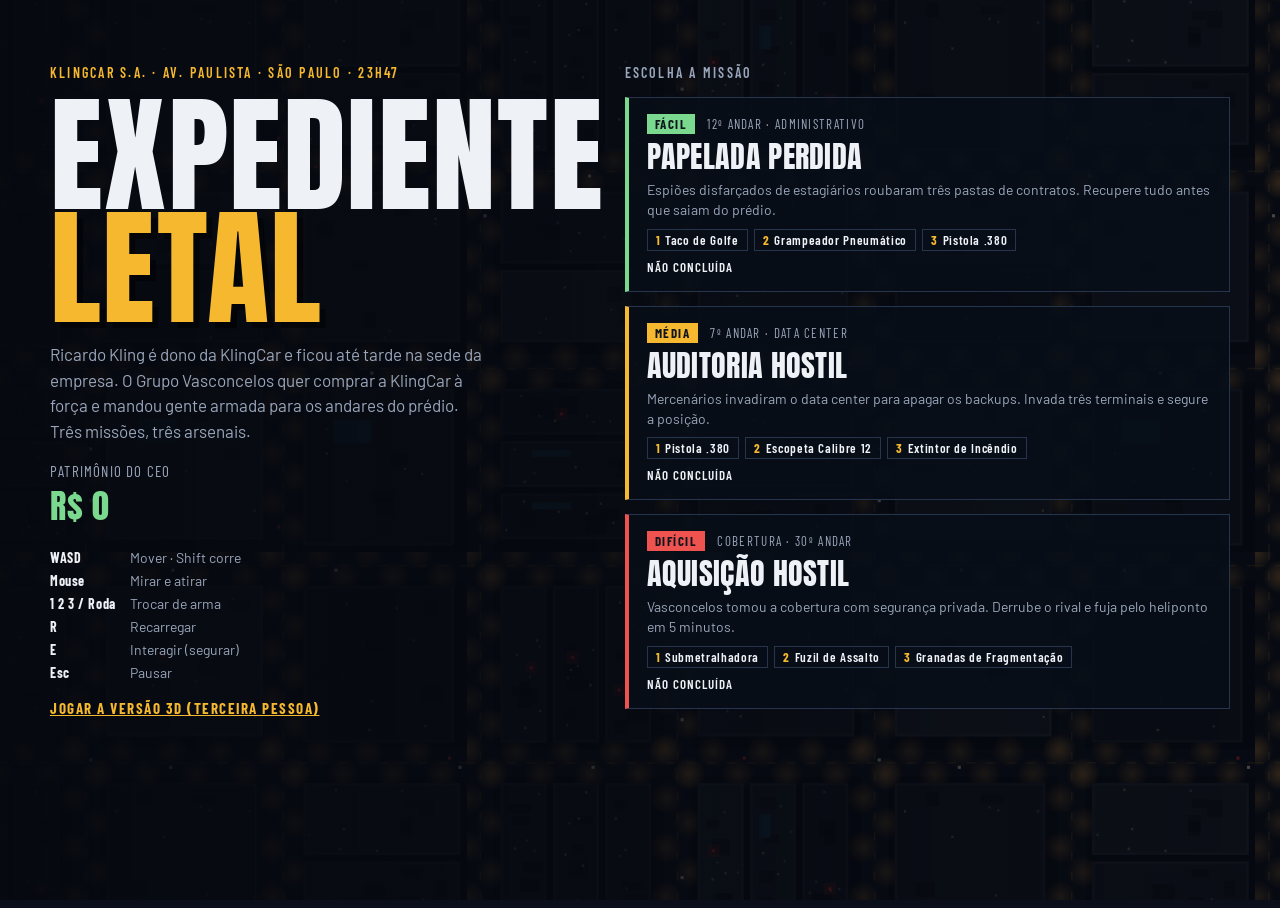
<file: index.html>
<!doctype html>
<html lang="pt-BR">
<head>
<meta charset="utf-8">
<meta name="viewport" content="width=device-width, initial-scale=1, viewport-fit=cover">
<title>Expediente Letal</title>
<meta name="claude:viewport-fit-sides" content="cover">
<link rel="preconnect" href="https://fonts.googleapis.com">
<link rel="preconnect" href="https://fonts.gstatic.com" crossorigin>
<link rel="stylesheet" href="https://fonts.googleapis.com/css2?family=Anton&family=Barlow+Condensed:wght@500;600;700&family=Barlow:wght@400;500;600&display=swap">
<style>
/* Layout: canvas de tela cheia; telas sobrepostas = coluna da marca + coluna de dossiês de missão */
:root {
  --night: #0a0f1a;
  --panel: rgba(9, 14, 24, 0.88);
  --panel-solid: #111a2a;
  --line: #27344d;
  --ink: #eef1f6;
  --muted: #9aa6bb;
  --amber: #f5b82e;
  --money: #7bd88f;
  --red: #ef5350;
  --blue: #5aa9ff;
  --easy: #7bd88f;
  --medium: #f5b82e;
  --hard: #ef5350;
  --f-display: 'Anton', Impact, 'Arial Narrow', sans-serif;
  --f-hud: 'Barlow Condensed', 'Arial Narrow', sans-serif;
  --f-body: 'Barlow', system-ui, -apple-system, 'Segoe UI', sans-serif;
  color-scheme: dark;
}
[hidden] { display: none !important; }
html, body { height: 100%; overflow: hidden; }
body { background: var(--night); color: var(--ink); font-family: var(--f-body); font-size: 15px; }
#game { position: fixed; inset: 0; width: 100%; height: 100%; display: block; touch-action: none; cursor: crosshair; }
body.playing #game { cursor: none; }

.screen {
  position: fixed; inset: 0; overflow-y: auto; overflow-x: hidden;
  padding-block: max(28px, env(safe-area-inset-top, 0px)) max(28px, env(safe-area-inset-bottom, 0px));
  padding-left: max(16px, env(safe-area-inset-left, 0px));
  padding-right: max(16px, env(safe-area-inset-right, 0px));
  background: linear-gradient(90deg, rgba(6, 9, 16, 0.94) 0%, rgba(6, 9, 16, 0.72) 55%, rgba(6, 9, 16, 0.55) 100%);
  z-index: 5;
}
.screen.dim { background: rgba(5, 8, 14, 0.82); display: grid; place-items: center; }

/* Menu */
.menu-wrap { max-width: 1180px; margin: 0 auto; display: grid; grid-template-columns: minmax(0, 1fr) minmax(0, 1.15fr); gap: 48px; align-items: start; padding-top: 4vh; }
.brand { display: grid; gap: 18px; min-width: 0; }
.kicker { margin: 0; font-family: var(--f-hud); font-weight: 600; letter-spacing: 0.16em; text-transform: uppercase; color: var(--amber); font-size: 14px; }
h1 { margin: 0; font-family: var(--f-display); font-weight: 400; line-height: 0.88; font-size: clamp(64px, 10vw, 132px); text-transform: uppercase; letter-spacing: 0.01em; display: grid; }
h1 .hl { color: var(--amber); -webkit-text-stroke: 0; text-shadow: 6px 6px 0 rgba(0, 0, 0, 0.45); }
.lede { margin: 0; max-width: 44ch; color: var(--muted); font-size: 17px; line-height: 1.5; }
.bank { font-family: var(--f-hud); text-transform: uppercase; letter-spacing: 0.08em; color: var(--muted); font-size: 15px; }
.bank strong { display: block; font-family: var(--f-display); font-weight: 400; color: var(--money); font-size: 34px; letter-spacing: 0.02em; }
.controls { display: grid; grid-template-columns: auto 1fr; gap: 6px 14px; margin: 0; font-size: 14px; color: var(--muted); max-width: 420px; }
.controls dt { font-family: var(--f-hud); font-weight: 700; color: var(--ink); letter-spacing: 0.04em; }
.controls dd { margin: 0; }
.swap { color: var(--amber); font-family: var(--f-hud); font-weight: 700; letter-spacing: 0.1em; text-transform: uppercase; font-size: 15px; }

.missions { display: grid; gap: 14px; min-width: 0; }
.missions h2 { margin: 0 0 2px; font-family: var(--f-hud); font-weight: 600; text-transform: uppercase; letter-spacing: 0.16em; font-size: 14px; color: var(--muted); }
.mcard {
  all: unset; box-sizing: border-box; cursor: pointer; display: grid; gap: 8px;
  background: var(--panel); border: 1px solid var(--line); border-left: 4px solid var(--c, var(--amber));
  padding: 16px 18px 16px 18px; transition: transform 0.15s ease, background 0.15s ease;
}
.mcard:hover { transform: translateX(-4px); background: var(--panel-solid); }
.mcard:focus-visible { outline: 2px solid var(--amber); outline-offset: 3px; }
.mrow { display: flex; flex-wrap: wrap; align-items: center; gap: 8px 12px; font-family: var(--f-hud); text-transform: uppercase; letter-spacing: 0.1em; font-size: 13px; color: var(--muted); }
.pill { background: var(--c); color: #10141c; font-weight: 700; padding: 2px 8px; letter-spacing: 0.12em; }
.mname { font-family: var(--f-display); font-weight: 400; text-transform: uppercase; font-size: 30px; line-height: 1; letter-spacing: 0.01em; }
.mdesc { margin: 0; color: var(--muted); line-height: 1.45; font-size: 14px; }
.arsenal { display: flex; flex-wrap: wrap; gap: 6px; }
.chip { font-family: var(--f-hud); font-weight: 600; font-size: 13px; letter-spacing: 0.05em; border: 1px solid var(--line); padding: 2px 8px; color: var(--ink); }
.chip b { color: var(--amber); margin-right: 5px; }
.status { font-family: var(--f-hud); font-weight: 600; font-size: 13px; letter-spacing: 0.08em; text-transform: uppercase; }
.status.ok { color: var(--money); }

/* Briefing */
.brief-wrap { max-width: 900px; margin: 0 auto; display: grid; gap: 22px; }
.brief-wrap h2 { margin: 0; font-family: var(--f-display); font-weight: 400; text-transform: uppercase; font-size: clamp(44px, 7vw, 76px); line-height: 0.95; }
.brief-story { margin: 0; font-size: 17px; line-height: 1.55; max-width: 62ch; color: #d3d9e4; }
.label { font-family: var(--f-hud); font-weight: 600; text-transform: uppercase; letter-spacing: 0.16em; font-size: 13px; color: var(--muted); margin: 0 0 8px; }
.objs { margin: 0; padding-left: 20px; display: grid; gap: 4px; font-size: 16px; }
.objs li::marker { color: var(--amber); }
.wgrid { display: grid; grid-template-columns: repeat(3, minmax(0, 1fr)); gap: 12px; }
.wcard { background: var(--panel); border: 1px solid var(--line); padding: 14px; display: grid; gap: 8px; min-width: 0; }
.wkey { font-family: var(--f-display); color: var(--amber); font-size: 26px; line-height: 1; }
.wname { font-family: var(--f-hud); font-weight: 700; font-size: 19px; letter-spacing: 0.03em; text-transform: uppercase; }
.wnote { margin: 0; color: var(--muted); font-size: 13px; line-height: 1.4; }
.stat { display: grid; grid-template-columns: 74px 1fr; align-items: center; gap: 8px; font-family: var(--f-hud); font-size: 12px; text-transform: uppercase; letter-spacing: 0.08em; color: var(--muted); }
.bar { height: 6px; background: #1d2638; }
.bar i { display: block; height: 100%; background: var(--amber); }
.btns { display: flex; flex-wrap: wrap; gap: 12px; }
.btn {
  all: unset; box-sizing: border-box; cursor: pointer; font-family: var(--f-hud); font-weight: 700; text-transform: uppercase; letter-spacing: 0.12em; font-size: 17px;
  padding: 12px 22px; background: var(--amber); color: #11151d; text-align: center;
}
.btn.ghost { background: transparent; color: var(--ink); border: 1px solid var(--line); }
.btn:hover { filter: brightness(1.1); }
.btn:focus-visible { outline: 2px solid var(--ink); outline-offset: 3px; }

/* Pausa / resultado */
.card { width: min(520px, 100%); background: var(--panel-solid); border: 1px solid var(--line); padding: 28px; display: grid; gap: 18px; }
.card h2 { margin: 0; font-family: var(--f-display); font-weight: 400; text-transform: uppercase; font-size: clamp(42px, 9vw, 64px); line-height: 0.95; }
.card h2.win { color: var(--amber); }
.card h2.lose { color: var(--red); }
.card p { margin: 0; color: var(--muted); line-height: 1.5; }
.stats { display: grid; grid-template-columns: 1fr auto; gap: 6px 18px; margin: 0; font-family: var(--f-hud); font-size: 18px; font-variant-numeric: tabular-nums; }
.stats dt { color: var(--muted); text-transform: uppercase; letter-spacing: 0.06em; font-size: 15px; align-self: center; }
.stats dd { margin: 0; text-align: right; font-weight: 700; }
.stats dd.money { color: var(--money); }

@media (max-width: 820px) {
  .menu-wrap { grid-template-columns: minmax(0, 1fr); gap: 28px; padding-top: 0; }
  .wgrid { grid-template-columns: minmax(0, 1fr); }
  .screen { background: rgba(6, 9, 16, 0.86); }
}
@media (prefers-reduced-motion: reduce) { .mcard { transition: none; } }
</style>
</head>
<body>
<canvas id="game" aria-label="Expediente Letal"></canvas>

<section id="menu" class="screen">
  <div class="menu-wrap">
    <header class="brand">
      <p class="kicker">KlingCar S.A. · Av. Paulista · São Paulo · 23h47</p>
      <h1><span>Expediente</span><span class="hl">Letal</span></h1>
      <p class="lede">Ricardo Kling é dono da KlingCar e ficou até tarde na sede da empresa. O Grupo Vasconcelos quer comprar a KlingCar à força e mandou gente armada para os andares do prédio. Três missões, três arsenais.</p>
      <div class="bank">Patrimônio do CEO<strong id="bank">R$ 0</strong></div>
      <dl class="controls" id="controls"></dl>
      <a class="swap" id="swapLink" href="3d.html">Jogar a versão 3D (terceira pessoa)</a>
    </header>
    <div class="missions">
      <h2>Escolha a missão</h2>
      <div id="missionList" class="missions"></div>
    </div>
  </div>
</section>

<section id="brief" class="screen" hidden></section>
<section id="pause" class="screen dim" hidden></section>
<section id="result" class="screen dim" hidden></section>

<script src="data.js"></script>
<script src="game.js"></script>
</body>
</html>
</file>
